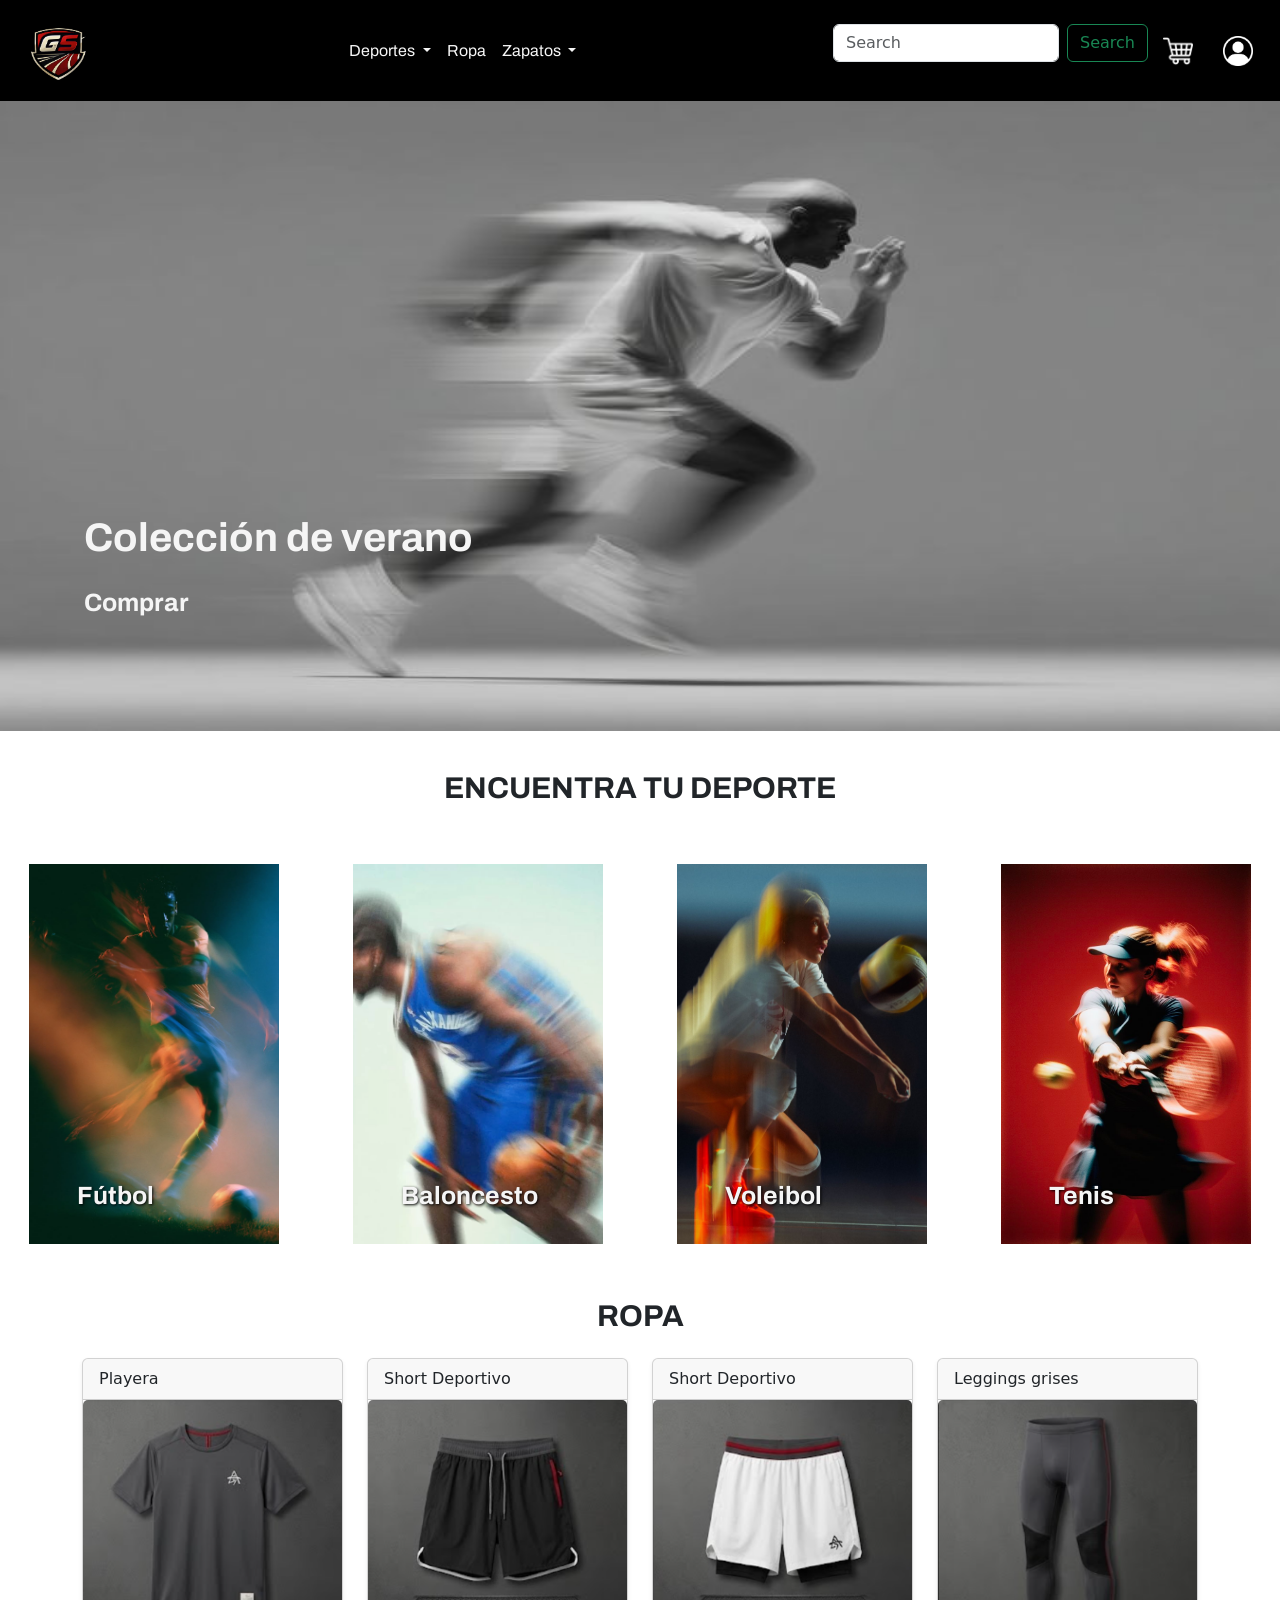
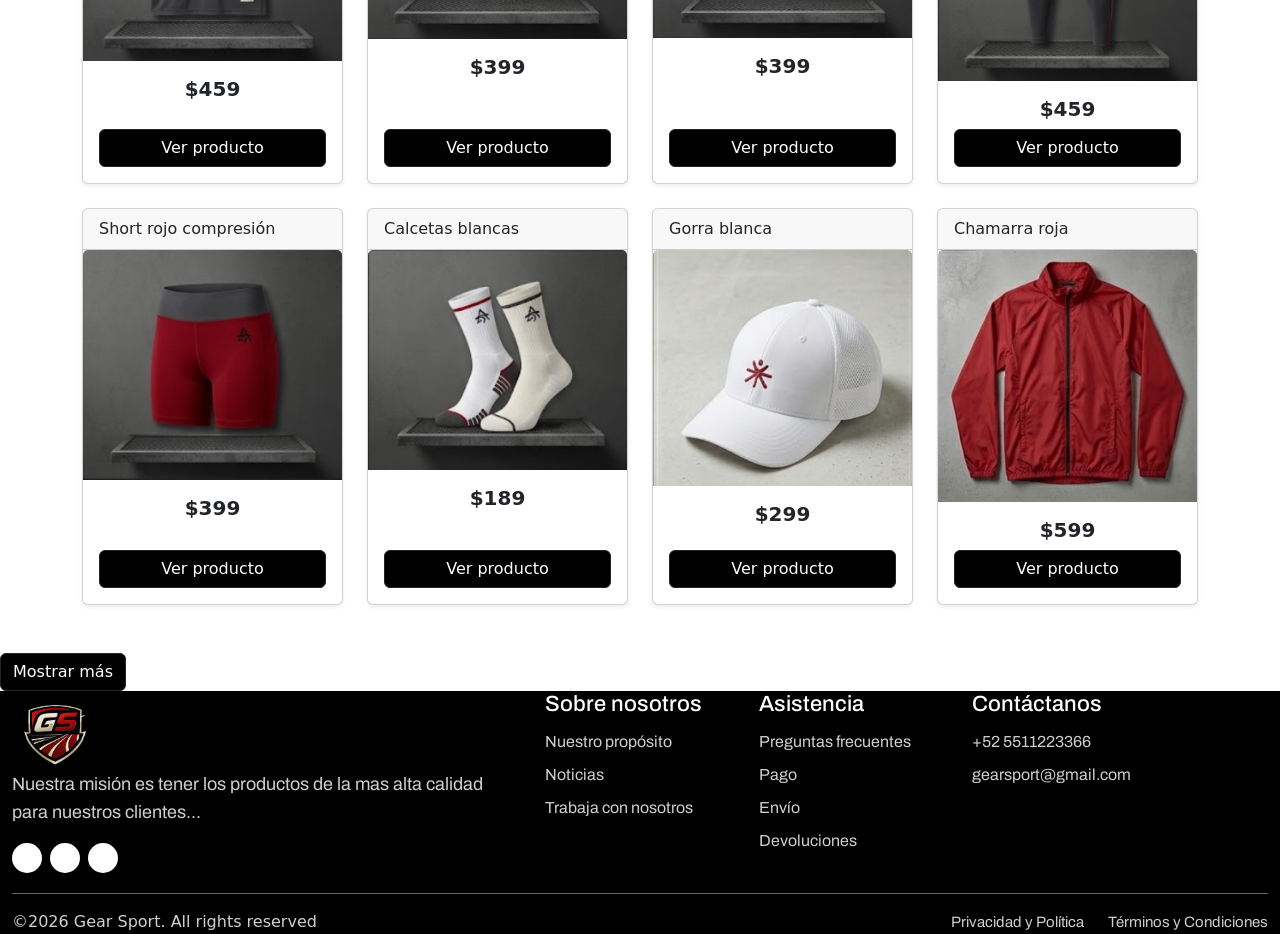
<file: index.html>
<html lang="en">
<head>
    <meta charset="UTF-8">
    <meta name="viewport" content="width=device-width, initial-scale=1.0">
    <title>Document</title>
    <link href="https://cdn.jsdelivr.net/npm/bootstrap@5.3.8/dist/css/bootstrap.min.css" rel="stylesheet" integrity="sha384-sRIl4kxILFvY47J16cr9ZwB07vP4J8+LH7qKQnuqkuIAvNWLzeN8tE5YBujZqJLB" crossorigin="anonymous">
    <link href="style.css" rel="stylesheet" type="text/css" />
    <link rel="preconnect" href="https://fonts.googleapis.com">
    <link rel="preconnect" href="https://fonts.gstatic.com" crossorigin>
    <link href="https://fonts.googleapis.com/css2?family=Archivo:ital,wght@0,100..900;1,100..900&display=swap" rel="stylesheet">
    <meta name="viewport" content="width=device-width, initial-scale=1.0">
</head>
<body>
    <nav class="navbar navbar-expand-lg">
    <div class="container-fluid">
      <a href="index.html">
          <img src="pic/logo.png" id="logo" alt="Logo"> 
      </a>
      <button class="navbar-toggler" type="button" data-bs-toggle="collapse" data-bs-target="#navbarSupportedContent" aria-controls="navbarSupportedContent" aria-expanded="false" aria-label="Toggle navigation">
        <span class="navbar-toggler-icon"></span>
      </button>
      <div class="collapse navbar-collapse" id="navbarSupportedContent">
        <ul class="navbar-nav mx-auto mb-2 mb-lg-0">
          <li class="nav-item dropdown">
            <a class="nav-link dropdown-toggle" href="#" role="button" data-bs-toggle="dropdown" aria-expanded="false">
              Deportes
            </a>
            <ul class="dropdown-menu">
              <li><a class="dropdown-item" href="">Fútbol</a></li>
              <li><a class="dropdown-item" href="">Baloncesto</a></li>
              <li><a class="dropdown-item" href="">Voleibol</a></li>
              <li><a class="dropdown-item" href="">Tenis</a></li>
            </ul>
          </li>
          <li class="nav-item">
            <a class="nav-link" href="">Ropa</a>
          </li>

          <li class="nav-item dropdown">
            <a class="nav-link dropdown-toggle" href="#" role="button" data-bs-toggle="dropdown" aria-expanded="false">
              Zapatos
            </a>
             <div class="dropdown-menu">

             <button 
               class="dropdown-item" data-category="Todos">
               Todos
             </button>

             <button 
               class="dropdown-item" data-category="Running">
               Running
             </button>

             <button 
               class="dropdown-item" data-category="Casual">
               Casual 
             </button>

             <button 
               class="dropdown-item" data-category="training">
               Training
             </button>

             <button 
               class="dropdown-item" data-category="Basketball">
               Basketball
             </button>
             </div>

        </ul>
        <form class="d-flex" role="search">
          <input class="form-control me-2" type="search" placeholder="Search" aria-label="Search"/>
          <button class="btn btn-outline-success" type="submit">Search</button>
        </form>
        <a href="">
                  <img src="pic/carro.png" class="icon" alt="Carro de compras"> 
        </a>
        <a href="">
                  <img src="pic/usuario.png" class="icon" alt="Usuario"> 
        </a>
      </div>
    </div>
  </nav>
  
  <div class="banner">
    <img src="pic/banner.jpg" alt="">
    <div class="titulo">Colección de verano</div>
    <div id="subtitulo">Comprar</div>
  </div>

  <div>
    <h1 class="subtemas">Encuentra tu deporte</h1>
      <div class="grid-container">
      <div class="grid-item">
        <img src="pic/futbol.jpg" alt="Futbol">
        <span class="item-text">Fútbol</span>
      </div>
      <div class="grid-item">
        <img src="pic/baloncesto.jpg" alt="">
        <span class="item-text">Baloncesto</span>
      </div>
      <div class="grid-item">
        <img src="pic/voleibol.jpg" alt="Voleibol">
         <span class="item-text">Voleibol</span>
      </div>
      <div class="grid-item">
        <img src="pic/tenis.jpg" alt="Tenis">
        <span class="item-text">Tenis</span>
      </div>
      </div>
  </div>

</body>

<div>
<section class="ropa-section">
  <div class="container text-center my-4">
    <h1 class="subtemas text-center mb-4">Ropa</h1>
    
    <!-- El contenedor row maneja de forma automática el tamaño -->
    <div class="row row-cols-1 row-cols-sm-2 row-cols-md-4 g-4">
      
      <!-- Tarjeta 1 -->
      <div class="col">
        <div class="card text-center h-100 shadow-sm">
          <div class="card-header d-flex justify-content-between align-items-center">
            <span>Playera</span>
            <i class="bi bi-cart"></i> 
          </div>
          <img src="/img-ropa/Playera deportiva.png" class="card-img-top" alt="Playera deportiva">
          <div class="card-body d-flex flex-column justify-content-between">
            <h5 class="card-title fw-bold">$459</h5>
            <a href="carrito.html" class="btn btn-dark w-100">
              <i class="bi bi-cart"></i> Ver producto
            </a>
          </div>
        </div>
      </div>
      
      <!-- Tarjeta 2 -->
      <div class="col">
        <div class="card text-center h-100 shadow-sm">
          <div class="card-header d-flex justify-content-between align-items-center">
            <span>Short Deportivo</span>
            <i class="bi bi-cart"></i> 
          </div>
          <img src="/img-ropa/Short Deportivo.png" class="card-img-top" alt="Short Deportivo">
          <div class="card-body d-flex flex-column justify-content-between">
            <h5 class="card-title fw-bold">$399</h5>
            <a href="carrito.html" class="btn btn-dark w-100">
              <i class="bi bi-cart"></i> Ver producto
            </a>
          </div>
        </div>
      </div>
      
      <!-- Tarjeta 3 -->
      <div class="col">
        <div class="card text-center h-100 shadow-sm">
          <div class="card-header d-flex justify-content-between align-items-center">
            <span>Short Deportivo</span>
            <i class="bi bi-cart"></i> 
          </div>
          <img src="/img-ropa/Short Deportivo blanco.png" class="card-img-top" alt="Short deportivo blanco">
          <div class="card-body d-flex flex-column justify-content-between">
            <h5 class="card-title fw-bold">$399</h5>
            <a href="carrito.html" class="btn btn-dark w-100">
              <i class="bi bi-cart"></i> Ver producto
            </a>
          </div>
        </div>
      </div>
      
      <!-- Tarjeta 4 -->
      <div class="col">
        <div class="card text-center h-100 shadow-sm">
          <div class="card-header d-flex justify-content-between align-items-center">
            <span>Leggings grises</span>
            <i class="bi bi-cart"></i> 
          </div>
          <img src="/img-ropa/Leggings grises.png" class="card-img-top" alt="Leggings grises">
          <div class="card-body d-flex flex-column justify-content-between">
            <h5 class="card-title fw-bold">$459</h5>
            <a href="carrito.html" class="btn btn-dark w-100">
              <i class="bi bi-cart"></i> Ver producto
            </a>
          </div>
        </div>
      </div>
      
      <!-- Tarjeta 5 -->
      <div class="col">
        <div class="card text-center h-100 shadow-sm">
          <div class="card-header d-flex justify-content-between align-items-center">
            <span>Short rojo compresión</span>
            <i class="bi bi-cart"></i> 
          </div>
          <img src="/img-ropa/Short rojo compresión.png" class="card-img-top" alt="Short rojo compresión">
          <div class="card-body d-flex flex-column justify-content-between">
            <h5 class="card-title fw-bold">$399</h5>
            <a href="carrito.html" class="btn btn-dark w-100">
              <i class="bi bi-cart"></i> Ver producto
            </a>
          </div>
        </div>
      </div>
      
      <!-- Tarjeta 6 -->
      <div class="col">
        <div class="card text-center h-100 shadow-sm">
          <div class="card-header d-flex justify-content-between align-items-center">
            <span>Calcetas blancas</span>
            <i class="bi bi-cart"></i> 
          </div>
          <img src="/img-ropa/Calcetas blancas.png" class="card-img-top" alt="Calcetas blancas"> 
          <div class="card-body d-flex flex-column justify-content-between">
            <h5 class="card-title fw-bold">$189</h5>
            <a href="carrito.html" class="btn btn-dark w-100">
              <i class="bi bi-cart"></i> Ver producto
            </a>
          </div>
        </div>
      </div>
      
      <!-- Tarjeta 7 -->
      <div class="col">
        <div class="card text-center h-100 shadow-sm">
          <div class="card-header d-flex justify-content-between align-items-center">
            <span>Gorra blanca</span>
            <i class="bi bi-cart"></i> 
          </div>
          <img src="/img-ropa/Gorra blanca.png" class="card-img-top" alt="Gorra blanca"> 
          <div class="card-body d-flex flex-column justify-content-between">
            <h5 class="card-title fw-bold">$299</h5>
            <a href="carrito.html" class="btn btn-dark w-100">
              <i class="bi bi-cart"></i> Ver producto
            </a>
          </div>
        </div>
      </div>

      <!-- Tarjeta 8 -->
      <div class="col">
        <div class="card text-center h-100 shadow-sm">
          <div class="card-header d-flex justify-content-between align-items-center">
            <span>Chamarra roja</span>
            <i class="bi bi-cart"></i> 
          </div>
          <img src="/img-ropa/Chamarra roja.png" class="card-img-top" alt="Chamarra roja"> 
          <div class="card-body d-flex flex-column justify-content-between">
            <h5 class="card-title fw-bold">$599</h5>
            <a href="carrito.html" class="btn btn-dark w-100">
              <i class="bi bi-cart"></i> Ver producto
            </a>
          </div>
        </div>
      </div>

    </div> <!-- Cierre row -->
  </div> <!-- Cierre container -->
</section>


        

      </div>
      
      <button class="btn btn-dark mt-4">Mostrar más</button>
    </div>


    <footer class="footer text-white" style="background-color: black;">

    <!-- Parte superior -->
    <div class="container-fluid">

      <div class="row">

        <!-- Logo -->
        <div class="col-12 col-md-5 mb-4 mb-md-0">

          <img src="pic/logo.png" id="imagen-logo">

          <p class="footer-text">
            Nuestra misión es tener los productos de la mas alta calidad para nuestros clientes...
          </p>

          <!-- Redes sociales -->
          <div class="d-flex gap-2 mt-3">
            <a href="https://facebook.com" class="social-icon" target="_blank" rel="noopener noreferrer" aria-label="Facebook">
              <i class="bi bi-facebook"></i>
            </a>
            <a href="https://instagram.com" class="social-icon" target="_blank" rel="noopener noreferrer" aria-label="Instagram">
              <i class="bi bi-instagram"></i>
            </a>
            <a href="https://twitter.com" class="social-icon" target="_blank" rel="noopener noreferrer" aria-label="Twitter">
              <i class="bi bi-twitter-x"></i>
            </a>
          </div>

        </div>


        <!-- Sobre nosotros -->
        <div class="col-6 col-md-2 mb-4 mb-md-0">

          <h6>Sobre nosotros</h6>

          <ul class="list-unstyled">
            <li>
              <a href="#">Nuestro propósito</a>
            </li>

            <li>
              <a href="#">Noticias</a>
            </li>

            <li>
              <a href="#">Trabaja con nosotros</a>
            </li>
          </ul>

        </div>


        <!-- Asistencia -->
        <div class="col-6 col-md-2 mb-4 mb-md-0">

          <h6>Asistencia</h6>

          <ul class="list-unstyled">
            <li>
              <a href="#">Preguntas frecuentes</a>
            </li>

            <li>
              <a href="#">Pago</a>
            </li>

            <li>
              <a href="#">Envío</a>
            </li>

            <li>
              <a href="#">Devoluciones</a>
            </li>
          </ul>

        </div>


        <!-- Contacto -->
        <div class="col-12 col-md-3">

          <h6>Contáctanos</h6>

          <ul class="list-unstyled">
            <li>
              <a href="tel:+52566952496">
                +52 5511223366
              </a>
            </li>

            <li>
              <a href="mailto:correo09@gmail.com">
                gearsport@gmail.com
              </a>
            </li>
          </ul>

        </div>

      </div>

    </div>


    <!-- Parte inferior -->
    <div class="container-fluid">

      <div
        class="footer-bottom d-flex flex-column flex-md-row justify-content-between align-items-start align-items-md-center">

        <p class="mb-3 mb-md-0">
          ©2026 Gear Sport. All rights reserved
        </p>

        <div class="d-flex gap-4">
          <a href="#">Privacidad y Política</a>
          <a href="#">Términos y Condiciones</a>
        </div>

      </div>

    </div>

  </footer>
  </div>
    
    
    <script src="https://cdn.jsdelivr.net/npm/bootstrap@5.3.8/dist/js/bootstrap.bundle.min.js" integrity="sha384-FKyoEForCGlyvwx9Hj09JcYn3nv7wiPVlz7YYwJrWVcXK/BmnVDxM+D2scQbITxI" crossorigin="anonymous"></script>
    </html>
</file>
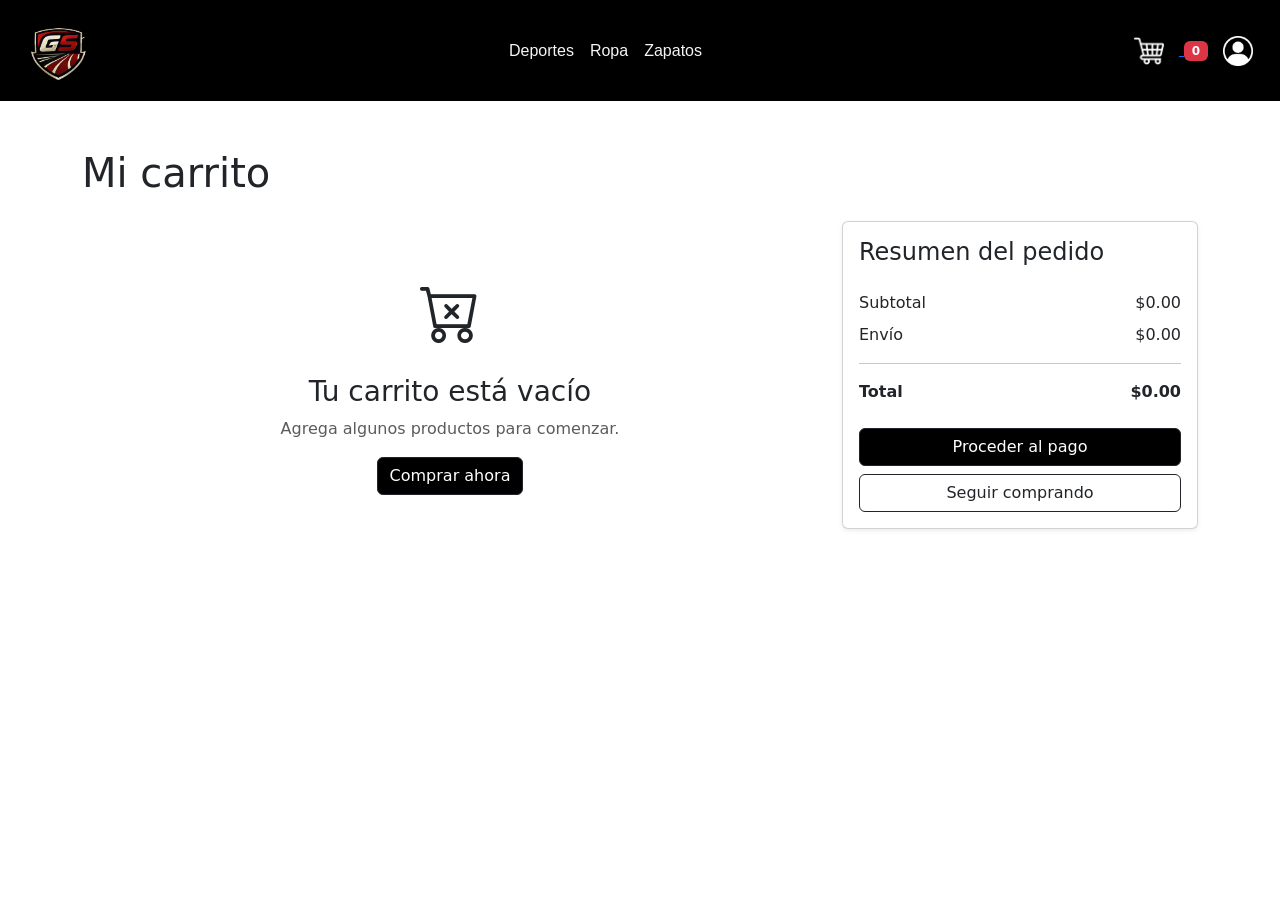
<file: carrito.html>
<!DOCTYPE html>
<html lang="es">

<head>
    <meta charset="UTF-8">
    <meta name="viewport" content="width=device-width, initial-scale=1.0">

    <title>Carrito | Gear Sport</title>

    <link
        href="https://cdn.jsdelivr.net/npm/bootstrap@5.3.8/dist/css/bootstrap.min.css"
        rel="stylesheet"
    >

    <link
        href="https://cdn.jsdelivr.net/npm/bootstrap-icons@1.11.3/font/bootstrap-icons.min.css"
        rel="stylesheet"
    >

    <link href="style.css" rel="stylesheet">
</head>

<body>

    <!-- ================= NAVBAR ================= -->

    <nav class="navbar navbar-expand-lg">

        <div class="container-fluid">

            <a href="index.html">
                <img
                    src="pic/logo.png"
                    id="logo"
                    alt="Gear Sport"
                >
            </a>

            <button
                class="navbar-toggler"
                type="button"
                data-bs-toggle="collapse"
                data-bs-target="#navbarSupportedContent"
            >
                <span class="navbar-toggler-icon"></span>
            </button>


            <div
                class="collapse navbar-collapse"
                id="navbarSupportedContent"
            >

                <ul class="navbar-nav mx-auto">

                    <li class="nav-item">
                        <a
                            class="nav-link"
                            href="index.html#deportes"
                        >
                            Deportes
                        </a>
                    </li>

                    <li class="nav-item">
                        <a
                            class="nav-link"
                            href="index.html#ropa"
                        >
                            Ropa
                        </a>
                    </li>

                    <li class="nav-item">
                        <a
                            class="nav-link"
                            href="index.html#zapatos"
                        >
                            Zapatos
                        </a>
                    </li>

                </ul>


                <!-- Carrito -->

                <a
                    href="carrito.html"
                    class="carrito-icono"
                >

                    <img
                        src="pic/carro.png"
                        class="icon"
                        alt="Carrito"
                    >

                    <span
                        id="contadorCarrito"
                        class="badge bg-danger"
                    >
                        0
                    </span>

                </a>


                <!-- Usuario -->

                <a href="#">
                    <img
                        src="pic/usuario.png"
                        class="icon"
                        alt="Usuario"
                    >
                </a>

            </div>

        </div>

    </nav>


    <!-- ================= CARRITO ================= -->

    <main class="container my-5">

        <h1 class="mb-4">
            Mi carrito
        </h1>


        <div class="row">

            <!-- PRODUCTOS -->

            <div class="col-lg-8">

                <div id="listaCarrito"></div>

            </div>


            <!-- RESUMEN -->

            <div class="col-lg-4">

                <div class="card shadow-sm">

                    <div class="card-body">

                        <h4 class="mb-4">
                            Resumen del pedido
                        </h4>


                        <div
                            class="d-flex justify-content-between mb-2"
                        >

                            <span>
                                Subtotal
                            </span>

                            <span>
                                $<span id="subtotal">0.00</span>
                            </span>

                        </div>


                        <div
                            class="d-flex justify-content-between mb-3"
                        >

                            <span>
                                Envío
                            </span>

                            <span>
                                $<span id="envio">0.00</span>
                            </span>

                        </div>


                        <hr>


                        <div
                            class="d-flex justify-content-between mb-4"
                        >

                            <strong>
                                Total
                            </strong>

                            <strong>
                                $<span id="total">0.00</span>
                            </strong>

                        </div>


                        <button
                            id="btnComprar"
                            class="btn btn-dark w-100"
                        >
                            Proceder al pago
                        </button>


                        <a
                            href="index.html"
                            class="btn btn-outline-dark w-100 mt-2"
                        >
                            Seguir comprando
                        </a>

                    </div>

                </div>

            </div>

        </div>

    </main>


    <!-- ================= JAVASCRIPT ================= -->

    <script src="https://cdn.jsdelivr.net/npm/bootstrap@5.3.8/dist/js/bootstrap.bundle.min.js"></script>

    <script src="carrito.js"></script>

</body>

</html>
</file>
<file: style.css>
HEAD
.footer {
    background-color: #000;
    padding: 35px 28px 18px;
    font-family: "Archivo", sans-serif;
}

.footer h5 {
    font-size: 20px;
    font-weight: 500;
    font-family: "Archivo", sans-serif;
}

.footer h6 {
    font-size: 22px;
    font-weight: 500;
    margin-bottom: 12px;
    font-family: "Archivo", sans-serif;
}

.footer-text {
    color: #cfcfcf;
    font-size: 18px;
    line-height: 1.6;
    font-family: "Archivo", sans-serif;
}


.footer a {
    color: #cfcfcf;
    text-decoration: none;
    font-size: 16px;
    font-family: "Archivo", sans-serif;
}

.footer a:hover {
    color: white;
}


.footer li {
    margin-bottom: 9px;
}

.social-icon {
    width: 16px;
    height: 16px;
    background-color: white;
    border-radius: 50%;
    display: block;
}

.footer-bottom {
    border-top: 1px solid #686868;

    margin-top: 20px;
    padding-top: 16px;
}

.footer-bottom p {
    color: #d0d0d0;
    font-size: 16px;
}

.footer-bottom a {
    font-size: 15px;
}

#imagen-logo {
    width: 90px;
}

.social-icon {
    width: 30px;
    height: 30px;
    background-color: white;
    color: #1f1f1f !important;
    border-radius: 50%;
    display: flex;
    justify-content: center;
    align-items: center;
    text-decoration: none;
}

.social-icon i {
    font-size: 15px;
}
.navbar {
    background-color: #000;
    position: sticky;
    top: 0;
    z-index: 1000;
}

.navbar .nav-link {
  color: #F5F5F5;
  align-items: center;
  font-family: "Archivo", sans-serif;
}

.navbar .nav-link:hover {
  color: #760400; 
}

#logo {
    width: 80px;
    height: auto;
    margin: 10%;
}

.icon {
    width: 30px;
    height: auto;
    margin: 15px;
}

.banner {
  position: relative;
  display: block;
  width: 100%;
  color: #F5F5F5;
}

.banner img {
  width: 100%;
  height: 70%;
}

.titulo {
  position: absolute;
  top: 63%;
  left: 5%;
  font-size: 40px;
  font-weight: bold;
  padding: 10px 20px;
  font-family: "Archivo", sans-serif;
}

#subtitulo {
    position: absolute;
  top: 75%;
  left: 5%;
  font-size: 25px;
  font-weight: bold;
  padding: 10px 20px;
  font-family: "Archivo", sans-serif;
}

.grid-container {
  display: grid; 
  grid-template-columns: repeat(4, 1fr);
  gap: 16px;
}

.grid-item {
  padding: 20px;
  position: relative; 
}

.item-text {
  position: absolute;
  bottom: 50px;
  left: 25%;
  color: #F5F5F5;
  font-weight: bold;
  font-size: 25px;
  font-family: "Archivo", sans-serif;
  text-shadow: 1px 1px 3px #000
}

.grid-item img {
  max-width: 250px;
  height: 380px; 
  object-fit: cover;
  display: block;
  margin: 0 auto;
}


.subtemas {
    text-align: center;
    font-size: 30px;
  font-weight: bold;
  font-family: "Archivo", sans-serif;
  margin: 3%;
  text-transform: uppercase;

}


.contenedor-acciones {
    display: flex;
    flex-direction: column;
    gap: 8px;          
    width: 100%;       
    margin-top: 12px;  
}


.btn-carrito:hover {
    background-color: #32d621;
}

/* Botón "Add To Wishlist" -> Negro sólido */
.btn-dark {
    background-color: #000000;
    color: #ffffff !important; /* Fuerza a que el texto sea blanco */
}

.btn-dark:hover {
    background-color: #1a1a1a;
}

/* Efecto sutil al presionar */
.btn-dark:active {
    transform: scale(0.97);
}
</file>
